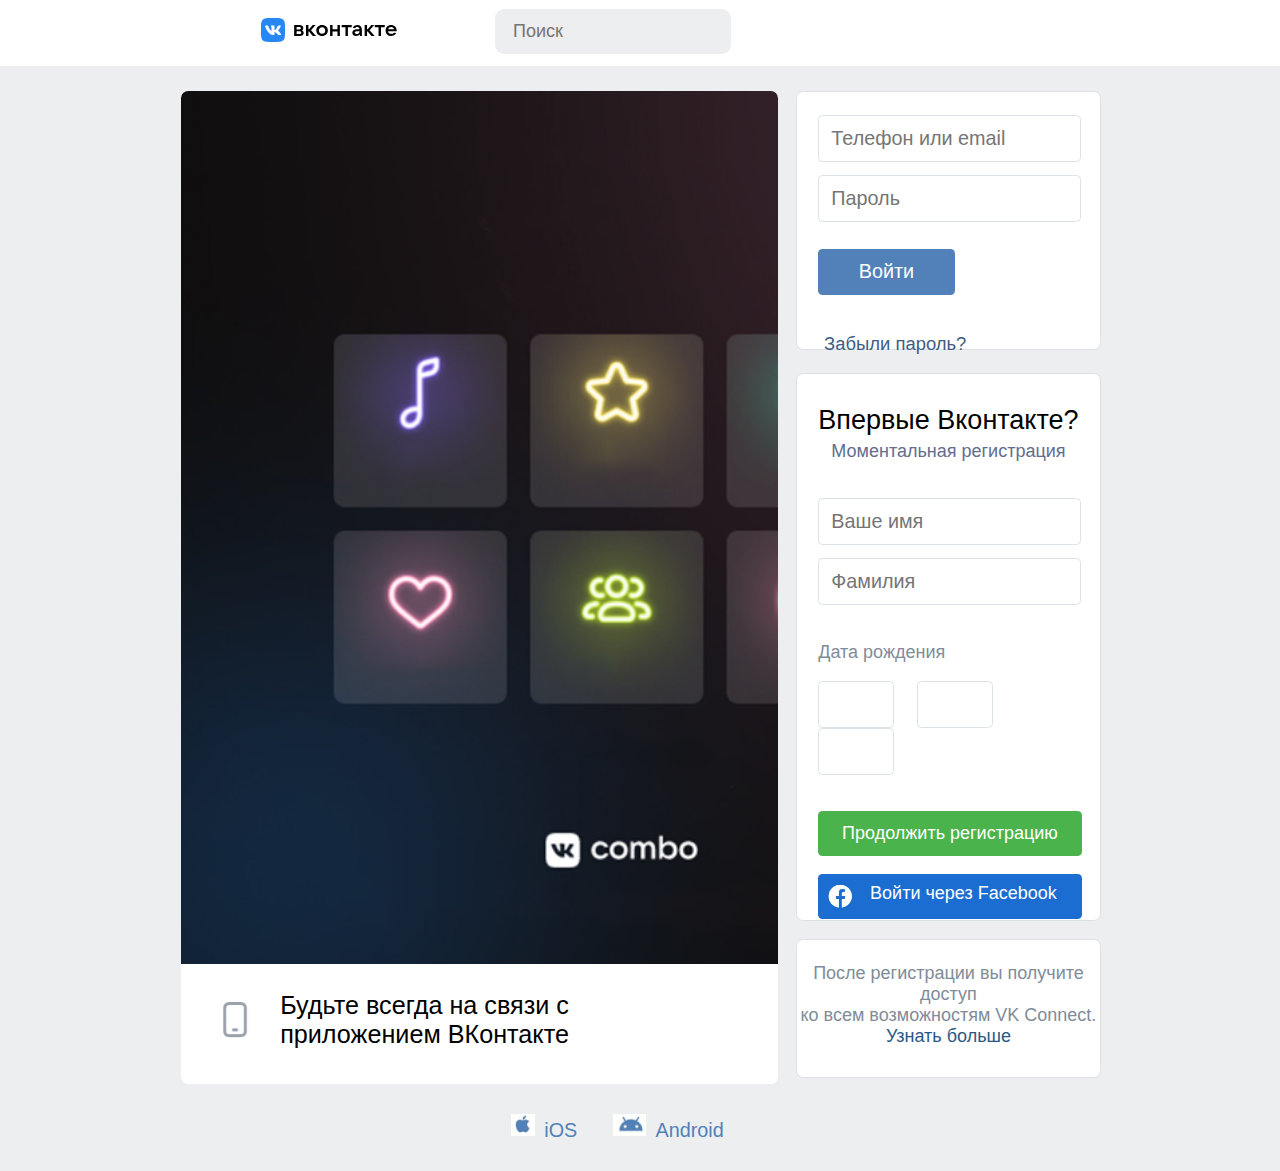
<file: index.html>
<!DOCTYPE html>
<html lang="en">
<head>
	<meta charset="UTF-8">
	<meta name="viewport" content="width=device-width, initial-scale=1.0">
	<link rel="stylesheet" href="css/styles.css">
	<title>Добро пожаловать</title>
</head>
<body>
	<header>
		<ul>
			<li>
				<a id="logo" href="https://vk.com/">
			      <svg fill="none"><path d="M0 11.5c0-5.42 0-8.13 1.68-9.82C3.37 0 6.08 0 11.5 0h1c5.42 0 8.13 0 9.82 1.68C24 3.37 24 6.08 24 11.5v1c0 5.42 0 8.13-1.68 9.82C20.63 24 17.92 24 12.5 24h-1c-5.42 0-8.13 0-9.82-1.68C0 20.63 0 17.92 0 12.5z" fill="#2787f5"></path><g clip-rule="evenodd" fill-rule="evenodd"><path d="M6.5 7.5H4.75c-.5 0-.6.24-.6.5 0 .46.6 2.76 2.76 5.8 1.45 2.07 3.49 3.2 5.34 3.2 1.11 0 1.25-.25 1.25-.68v-1.57c0-.5.1-.6.46-.6.26 0 .7.13 1.74 1.13 1.19 1.19 1.38 1.72 2.05 1.72h1.75c.5 0 .75-.25.6-.74-.15-.5-.72-1.2-1.47-2.05-.4-.49-1.02-1-1.2-1.26-.26-.34-.2-.49 0-.78 0 0 2.13-3 2.35-4.03.11-.37 0-.64-.53-.64H17.5a.76.76 0 00-.76.5s-.9 2.16-2.15 3.57c-.41.41-.6.54-.82.54-.1 0-.27-.13-.27-.5V8.14c0-.44-.13-.64-.5-.64h-2.75c-.28 0-.45.2-.45.4 0 .42.64.52.7 1.7v2.58c0 .57-.1.67-.32.67-.6 0-2.04-2.18-2.9-4.67-.16-.48-.33-.68-.78-.68z" fill="#fff"></path><path d="M66.86 12.5c0 3.24-2.43 5.5-5.78 5.5s-5.78-2.26-5.78-5.5S57.73 7 61.08 7s5.78 2.26 5.78 5.5zm-8.97 0c0 1.97 1.3 3.3 3.19 3.3s3.19-1.33 3.19-3.3c0-1.98-1.3-3.25-3.19-3.25s-3.19 1.28-3.19 3.25zm-17.14-.21c.95-.44 1.56-1.18 1.56-2.33 0-1.73-1.58-2.96-3.87-2.96h-5.27v11h5.5c2.37 0 4.02-1.29 4.02-3.05 0-1.33-.87-2.32-1.94-2.66zM35.6 9.01h2.83c.85 0 1.44.5 1.44 1.2s-.6 1.2-1.44 1.2h-2.83zM38.67 16h-3.06V13.3h3.06c.96 0 1.59.55 1.59 1.36s-.63 1.33-1.59 1.33zM51.84 18h3.19l-5.06-5.71L54.61 7h-2.9l-3.68 4.27h-.6V7H45v11h2.44v-4.38h.59zM76.47 7v4.34h-4.93V7H69.1v11h2.43v-4.44h4.93V18h2.43V7zM86.9 18h-2.44V9.22h-3.8V7H90.7v2.22h-3.8zm9.5-11c-2.11 0-3.91.89-4.52 2.8l2.24.37c.34-.67 1.05-1.2 2.15-1.2 1.33 0 2.06.84 2.17 2.28h-2.32c-3.23 0-4.79 1.42-4.79 3.45 0 2.05 1.59 3.3 3.78 3.3 1.8 0 3-.72 3.53-1.63l.5 1.63h1.76v-6.18c0-3.19-1.74-4.82-4.5-4.82zm-.72 9c-1.19 0-1.9-.5-1.9-1.4 0-.85.57-1.44 2.43-1.44h2.35c0 1.8-1.19 2.84-2.88 2.84zm17.99 2h-3.2l-3.8-4.38h-.6V18h-2.43V7h2.43v4.27h.6L110.34 7h2.9l-4.63 5.29zm3.88 0h2.43V9.22h3.8V7h-10.04v2.22h3.8zM130.1 7c3.34 0 5.56 2.4 5.56 5.37 0 .3-.02.55-.04.79h-8.54c.23 1.69 1.36 2.69 3.17 2.69 1.29 0 2.15-.4 2.68-1.2l2.29.39c-.88 2.01-2.83 2.96-5.12 2.96a5.28 5.28 0 01-5.51-5.5c0-3.12 2.17-5.5 5.51-5.5zm2.92 4.25c-.4-1.37-1.4-2.15-2.92-2.15-1.48 0-2.47.74-2.87 2.15z" fill="currentcolor"></path></g></svg>  </a>
			</li>

			<li>
				<input id="find" type="text" name="" placeholder="Поиск">				
			</li>
			<li>
				<a href="" id="swich">Switch to English</a>
			</li>
		</ul>
	</header>

	<div id="wrapper">
		<div id="tablo">
			<div id="back_t" >
			</div>
			<div id="phone_text">
				<img id="phone" src="img\phone.JPG" alt="">
				<text id="bv">Будьте всегда на связи c
				приложением ВКонтакте</text>
				
			</div>

			<a  href="#" id="andr" class="syst" > <img class="logo_s" src= "img\Andr.JPG" alt="">Android</a>
			<a  href="#" class="syst"><img class="logo_s" src= "img\ios.JPG" alt="">iOS</a>
		</div>
		<div id="block_r">
			<div id="enter">
				<form method="post" class="form">
					<input class="inp_text" type="text" name="login" id="login" placeholder="Телефон или email">
					<input class="inp_text" type="text" name="password" id="password" placeholder="Пароль">
					<button id="btn_enter">Войти</button>
				</form>
				
				
				<a id="fogot" href="#">Забыли пароль?</a>
			</div>
			<div id="regist">
				<p class="reg" id="vper">Впервые Вконтакте?</p>
				<p class="reg" id="mom">Моментальная регистрация</p>
				<input class="inp_text" type="text" class="" name="Name" id="name"  placeholder='Ваше имя'>
				<input class="inp_text" type="text" name="LastName" id="lastName" placeholder='Фамилия'>
				<div id="date">
					<p>Дата рождения</p>
					<input class="date_b" type="text" name="" id="">
					<input class="date_b" type="text" name="" id="">
					<input class="date_b" type="text" name="" id="">
				</div>
				<button class="btnGB" id="btn_reg">Продолжить регистрацию</button>
				<button class="btnGB" id="enter_with"> <img src="img\face.JPG" alt="">Войти через Facebook</button>
			</div>
				<p id="vk_con">
					После регистрации вы получите доступ <br> ко всем возможностям VK Connect. <br>
					<a href="#" id="more">Узнать больше</a>
				</p>
		</div>
	</div>		
	<footer></footer>
	
	
</body>
<script type="text/javascript" src="script/math.js"></script>
</html>
</file>
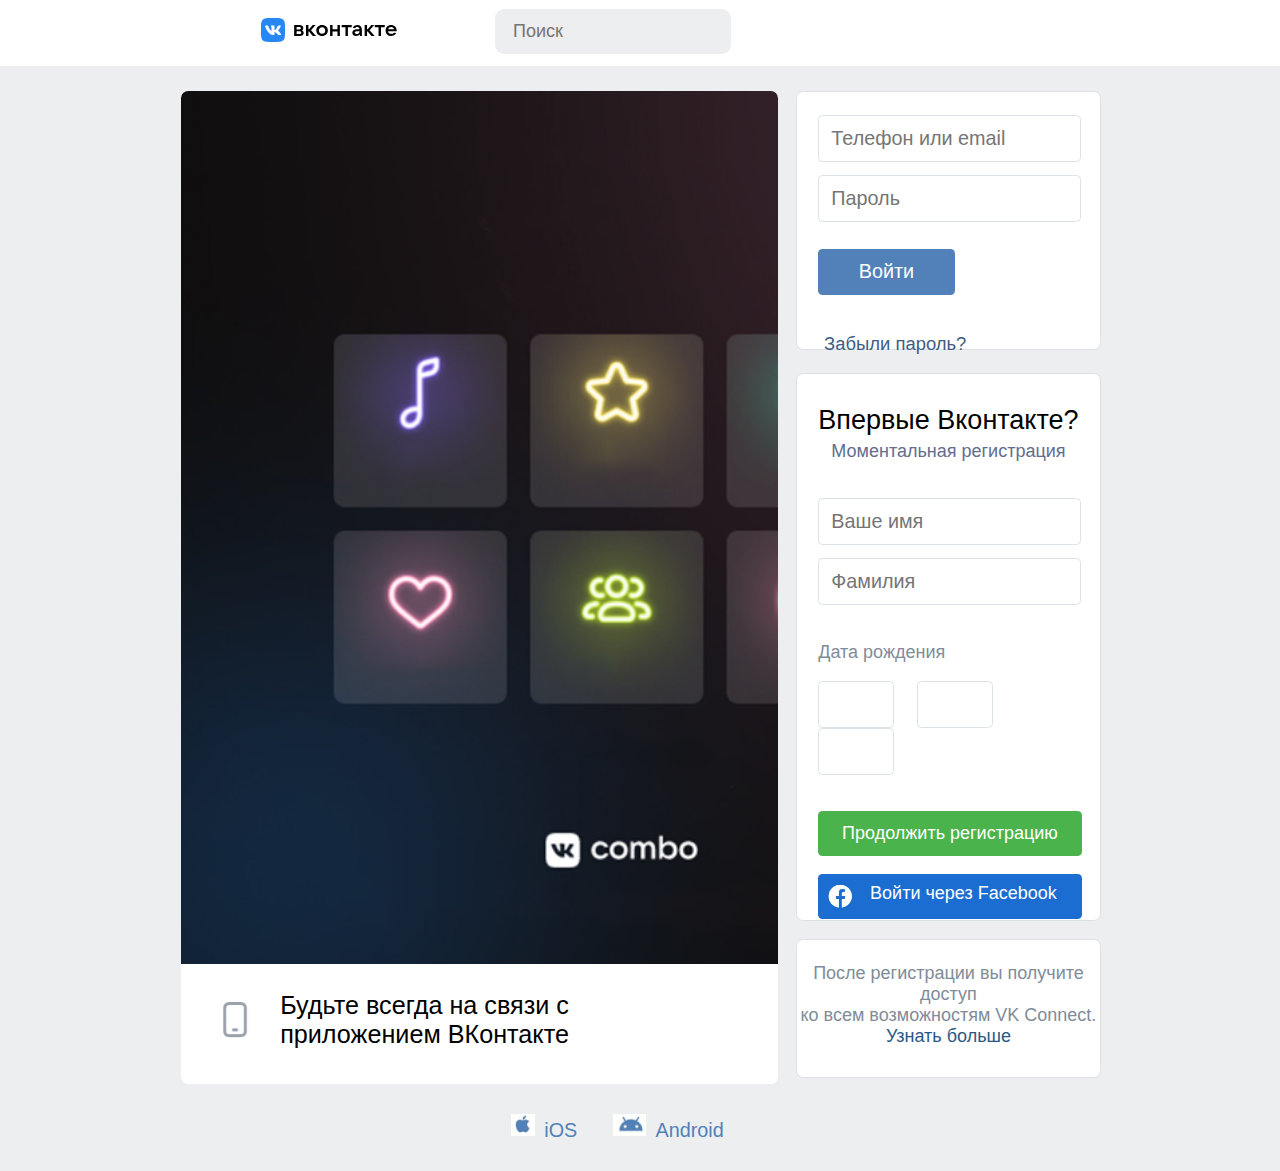
<file: mobile.html>
<!DOCTYPE html>
<html lang="en">
<head>
	<meta charset="UTF-8">
	<meta name="viewport" content="width=device-width, initial-scale=1.0">
	<link rel="stylesheet" href="css/styles_m.css">
	<title>Мобильная версия ВКонтакте</title>
</head>
<body>
	<header>
		<div id="logo">
			<a href="https://vk.com/">
			      <svg fill="none"><path d="M0 11.5c0-5.42 0-8.13 1.68-9.82C3.37 0 6.08 0 11.5 0h1c5.42 0 8.13 0 9.82 1.68C24 3.37 24 6.08 24 11.5v1c0 5.42 0 8.13-1.68 9.82C20.63 24 17.92 24 12.5 24h-1c-5.42 0-8.13 0-9.82-1.68C0 20.63 0 17.92 0 12.5z" fill="#2787f5"></path><g clip-rule="evenodd" fill-rule="evenodd"><path d="M6.5 7.5H4.75c-.5 0-.6.24-.6.5 0 .46.6 2.76 2.76 5.8 1.45 2.07 3.49 3.2 5.34 3.2 1.11 0 1.25-.25 1.25-.68v-1.57c0-.5.1-.6.46-.6.26 0 .7.13 1.74 1.13 1.19 1.19 1.38 1.72 2.05 1.72h1.75c.5 0 .75-.25.6-.74-.15-.5-.72-1.2-1.47-2.05-.4-.49-1.02-1-1.2-1.26-.26-.34-.2-.49 0-.78 0 0 2.13-3 2.35-4.03.11-.37 0-.64-.53-.64H17.5a.76.76 0 00-.76.5s-.9 2.16-2.15 3.57c-.41.41-.6.54-.82.54-.1 0-.27-.13-.27-.5V8.14c0-.44-.13-.64-.5-.64h-2.75c-.28 0-.45.2-.45.4 0 .42.64.52.7 1.7v2.58c0 .57-.1.67-.32.67-.6 0-2.04-2.18-2.9-4.67-.16-.48-.33-.68-.78-.68z" fill="#fff"></path><path d="M66.86 12.5c0 3.24-2.43 5.5-5.78 5.5s-5.78-2.26-5.78-5.5S57.73 7 61.08 7s5.78 2.26 5.78 5.5zm-8.97 0c0 1.97 1.3 3.3 3.19 3.3s3.19-1.33 3.19-3.3c0-1.98-1.3-3.25-3.19-3.25s-3.19 1.28-3.19 3.25zm-17.14-.21c.95-.44 1.56-1.18 1.56-2.33 0-1.73-1.58-2.96-3.87-2.96h-5.27v11h5.5c2.37 0 4.02-1.29 4.02-3.05 0-1.33-.87-2.32-1.94-2.66zM35.6 9.01h2.83c.85 0 1.44.5 1.44 1.2s-.6 1.2-1.44 1.2h-2.83zM38.67 16h-3.06V13.3h3.06c.96 0 1.59.55 1.59 1.36s-.63 1.33-1.59 1.33zM51.84 18h3.19l-5.06-5.71L54.61 7h-2.9l-3.68 4.27h-.6V7H45v11h2.44v-4.38h.59zM76.47 7v4.34h-4.93V7H69.1v11h2.43v-4.44h4.93V18h2.43V7zM86.9 18h-2.44V9.22h-3.8V7H90.7v2.22h-3.8zm9.5-11c-2.11 0-3.91.89-4.52 2.8l2.24.37c.34-.67 1.05-1.2 2.15-1.2 1.33 0 2.06.84 2.17 2.28h-2.32c-3.23 0-4.79 1.42-4.79 3.45 0 2.05 1.59 3.3 3.78 3.3 1.8 0 3-.72 3.53-1.63l.5 1.63h1.76v-6.18c0-3.19-1.74-4.82-4.5-4.82zm-.72 9c-1.19 0-1.9-.5-1.9-1.4 0-.85.57-1.44 2.43-1.44h2.35c0 1.8-1.19 2.84-2.88 2.84zm17.99 2h-3.2l-3.8-4.38h-.6V18h-2.43V7h2.43v4.27h.6L110.34 7h2.9l-4.63 5.29zm3.88 0h2.43V9.22h3.8V7h-10.04v2.22h3.8zM130.1 7c3.34 0 5.56 2.4 5.56 5.37 0 .3-.02.55-.04.79h-8.54c.23 1.69 1.36 2.69 3.17 2.69 1.29 0 2.15-.4 2.68-1.2l2.29.39c-.88 2.01-2.83 2.96-5.12 2.96a5.28 5.28 0 01-5.51-5.5c0-3.12 2.17-5.5 5.51-5.5zm2.92 4.25c-.4-1.37-1.4-2.15-2.92-2.15-1.48 0-2.47.74-2.87 2.15z" fill="#E1E3E6"></path></g></svg>  </a></div>				
	</header>

	<div id="wrapper">


		<div id="block_r">

			<div class="install">
				<a href="#">Установить приложение</a>
			</div>
			<div id="enter">
				<p id="mobver">Мобильная версия поможет вам оставаться ВКонтакте, даже если вы далеко от компьютера.</p>
				<form method="post" class="form">
					<input class="inp_text" type="text" name="login" id="login" placeholder="Телефон или email">
					<input class="inp_text" type="text" name="password" id="password" placeholder="Пароль">
					<button id="btn_enter">Войти</button>
				</form>
				<p id="fogot" ><a  href="#">Забыли пароль?</a></p>

				<p class="reg" id="vper">Впервые Вконтакте?</p>
				<a id="btn_reg">Зарегистрироваться</a>
				<a class="enter_with"> <img src="img\googlem.PNG" alt="">Войти через Google</a>
				<a class="enter_with"> <img src="img\facebm.PNG" alt="">Войти через Facebook</a>
			</div>
		</div>
	</div>		
	<footer></footer>
	
<script type="text/javascript" src="script/math_m.js"></script>
	
</body>
</html>
</file>
<file: css/styles.css>
*{
	margin: 0;
	padding: 0;
	font-family: Tahoma, sans-serif;
}

body{
	background-color: #EDEEF0;
}

header
{
	width: 100%;
	height: 7.3vh;
	background-color: #fff;
	position: sticky;
	top:0;
}
header li {
		display: inline;
}

#logo{
	margin-left: 29vh;
	margin-top: 2vh;
	position: absolute;
	color: black;
}

#logo svg{
	width: 22vh;
	height: 5vh;
}


#find{
	padding-left: 2vh;
	margin-left: 55vh;
	margin-top: 1vh;
	height: 5vh;
	width: 17%;
	background-color: #EDEEF0;
	border:0;
	border-radius: 1vh;
	color: #818C99;
 	font-size: 2vh;
}

input{
	outline: none;
}
#swich{
	position: absolute;
	margin-left: 71vh;
	margin-top: 2vh;
	color: black;
	text-decoration: none; 
	font-style: normal;
	font-weight: 600;
	font-size: 1.8vh;
}

#wrapper{
	width: 71.7%;
	height: 120vh;
	margin: 0 auto;
	margin-top: 2.8vh;
	/*border-radius: 0.8vh;*/
	background-color: #EDEEF0;
}

#tablo{
	float: left;
	background-color: #fff;
	width: 65%;
	height: 92%;
	border-radius: 0.8vh;
}

#back_t{
	height: 97vh;
	background: url("../img/block.png")  no-repeat;
    background-size: cover;
	border-radius: 0.8vh 0.8vh 0 0;
}

#phone_text{
	float: left;
	padding-top:3vh;
	font-size: 2.8vh;
	width: 50vh;
}
#phone{
	float: left;
	padding-left: 3vh;
	padding-right: 2vh;
	padding-bottom: 3vh;
	width: 6vh;
}
.syst{
	float: right;
	margin-top: 4.5vh;
	margin-left: 2vh;
	margin-right:2vh; 
	text-decoration: none; 
	color: #5181B8;
	font-size: 2.2vh;
}
.logo_s{
	height: 2.5vh;
	margin-right: 1vh;
}

#andr {
	margin-right: 6vh;
}

#block_r{
	float: right;
	width: 33%;
	height: 92%;
}

#enter{
	padding-top:3%;
	width: 100%;
	height: 25%;
	background-color: #fff;
	border-radius: 0.8vh;
	border: 0.01vh solid #DCE1E6

}

.inp_text{
	float: left;
	margin-top: 4.5%;
	width: 82%;
	height: 5vh;
	background-color: #fff;
 	border: 0.2vh solid #DCE1E6;
 	border-radius: 0.5vh;
 	margin-left: 7%; 
 	padding-left: 4%;
 	font-size: 2.2vh;
 	color: #7987A9;
}

#btn_enter{
	float: left;
	 background-color: #5181B8;
	 border:0;
	 border-radius: 0.5vh;
	 color: #fff;
	 padding: 1.2vh;
	 padding-bottom: 1.3vh;
	 padding-left: 4.5vh;
	 padding-right: 4.5vh;
	 margin-left: 7%;
	 font-size: 2.2vh;
	 margin-top: 3vh;
}

#btn_enter:hover{
	background-color: #6F91B8;
}

#btn_enter:active {
    vertical-align: middle;
    background-color: #5181B8;
}

#fogot{
	text-decoration: none; 
	color: #3E5D85;
	font-size: 2.05vh;
	float: left;
	margin-top: 4.3vh;
	margin-left: 3vh;
}

#regist{
	margin-top: 2.5vh;
	width: 100%;
	height: 55%;
	background-color: #fff;
	border-radius: 0.8vh;
	border: 0.01vh solid #DCE1E6
	
}

.reg{
	font-size: 3vh;
	text-align: center;
}
#vper{
	margin-top: 3.5vh;
}
#mom{
	font-size:2vh;
	margin-top: 0.5vh;
	color: #626D8F;
}

#name{
	margin-top: 4vh;
}
#date{
	font-size: 2vh;
	margin-left: 7%;
	margin-top: 20vh;
	color: #818C99;
}

#date p{
	margin-bottom: 2vh;
}

.date_b{
	width: 26.3%;
	margin-right: 2vh;
	height: 5vh;
	background-color: #fff;
 	border: 0.2vh solid #DCE1E6;
 	border-radius: 0.5vh;
} 

.btnGB{
	float: left;
	width: 87%;
	margin-left: 7%;
	padding: 1vh;
}

#btn_reg{
	height: 5vh;
	margin-top: 4vh;
	margin-bottom: 2vh;
	background-color: #4BB34B;
	color: #fff;
	border: none;
	border-radius: 0.5vh;
	font-size: 2vh;
}

#enter_with{
	height: 5vh;
	background-color: #1B6DD1;
	color: #fff;
	border: none;
	border-radius: 0.5vh;
	font-size: 2vh;
}

#enter_with img{
	width: 3vh;
	float: left;
}
#vk_con{
	width: 100%;
	height: 11.5%;
	margin-top: 2vh;
	padding-top: 2.5vh;
	border: 0.01vh solid #DCE1E6;
	border-radius: 0.8vh;
	background-color: #fff;
	text-align: center;
	font-size: 2vh;
	color: #818C99;
}

#vk_con a {
	text-decoration: none;
	color: #2A5885;
}
</file>
<file: css/styles_m.css>
*{
	margin: 0;
	padding: 0;
	font-family: Tahoma, sans-serif;
}

body{
	width: 100%;
	background-color: #0A0A0A;
}

header
{
	width: 100%;
	height: 7.3vh;
	background-color: #19191A;
	position: sticky;
    height: 100%;
    top: 0;
    left: 0;
    overflow: auto;
    white-space: nowrap;
    text-align: center;
    font-size: 0;
    border-bottom: 0.5px solid #202021
    
    &:before {
        height: 100%;
        display: inline-block;
        vertical-align: middle;
        content: '';
    }
}

#logo{
	color: black;
	display: inline-block;
    white-space: normal;
    vertical-align: middle;
    text-align: left;

	height: 56px;
}

#logo svg{
	width: 137px;
	height: 25px;
	padding-top: 15px;
}


input{
	outline: none;
}

#wrapper{
	width: 100%;
	height: 120vh;
	margin: 0 auto;
	margin-top: 2.8vh;
	background-color: #0A0A0A;
}


#block_r{
	margin: 0 auto;
	max-width: 528px;
	height: 92%;
}

.install{
	margin: 0 auto;
	padding-top:3%;
	width: 100%;
	height: 35px;
	background-color: #19191A;	
	border: 0.5px solid #202021;
	border-radius: 0.8vh;
	margin-bottom: 2%;
}

.install a{
	margin-left:5%;
	text-decoration: none;
	color: #71AADE;
	font-size: 15px;
	margin-bottom: 12px;
}

#enter{

	padding-top:3%;
	width: 100%;
	height: 500px;
	background-color: #19191A;	
	border: 0.5px solid #202021;
	border-radius: 0.8vh;
}

#mobver{
	color:#5D5F61;
	margin-left: 25px;
	font-size: 15px;
}
.inp_text{
	float: left;
	margin-top: 4.5%;
	width: 86%;
	height: 45px;
	background-color: #232324;
 	border: 0.2vh solid #3E3E3F;
 	border-radius: 10px ;
 	margin-left: 5%; 
 	padding-left: 4%;
 	font-size: 2.2vh;
 	color: #7987A9;
}

#btn_enter{
	 background-color: #E1E3E6;
	 border:0;
	 border-radius: 10px;
	 color: #000;
	 padding: 1.2vh;
	 padding-bottom: 1.3vh;
	 padding-left: 4.5vh;
	 padding-right: 4.5vh;
	 margin-left: 5%;
	 font-size: 2.2vh;
	 margin-top: 3vh;
	 width: 91%;
	 height: 36px;
}

#btn_enter:hover{
	background-color: #6F91B8;
}

#btn_enter:active {
    vertical-align: middle;
    background-color: #5181B8;
}

#fogot{
	text-align: center;	
	margin-top:15px;
}

#fogot a{
	text-decoration: none; 
	color: #5D8095;
	font-size: 1.2em;
}

#regist{
	margin-top: 2.5vh;
	width: 100%;
	height: 55%;
	border-radius: 0.8vh;
	background-color: #19191A;	
	border: 0.5px solid #202021
	
}


#vper{
	margin-top: 3.5vh;
	margin-left: 5%;
	color: #909499;
    font-weight: 400;
    font-size: 15px;
}


#btn_reg{
	float: left;
	height: 32px;
	width: 91%;
	margin-left: 5%;
	margin-top: 10px;
	margin-bottom: 2vh;
	background-color: #4BB34B;
	color: #fff;
	border: none;
	border-radius: 10px;
	font-size: 1em;
	text-align: center;
	padding-top: 8px;
}

.enter_with{
	float: left;
	height: 40px;
	width: 50%;
	background-color: #19191A;
	color: #fff;
	border: 1px solid #2C2D2E;
	border-radius: 2vh;
	font-size: 15px;
	margin-left: 5%;
}

.enter_with img{
	width: 5%;
	color: #71AADE;
	
}
</file>
